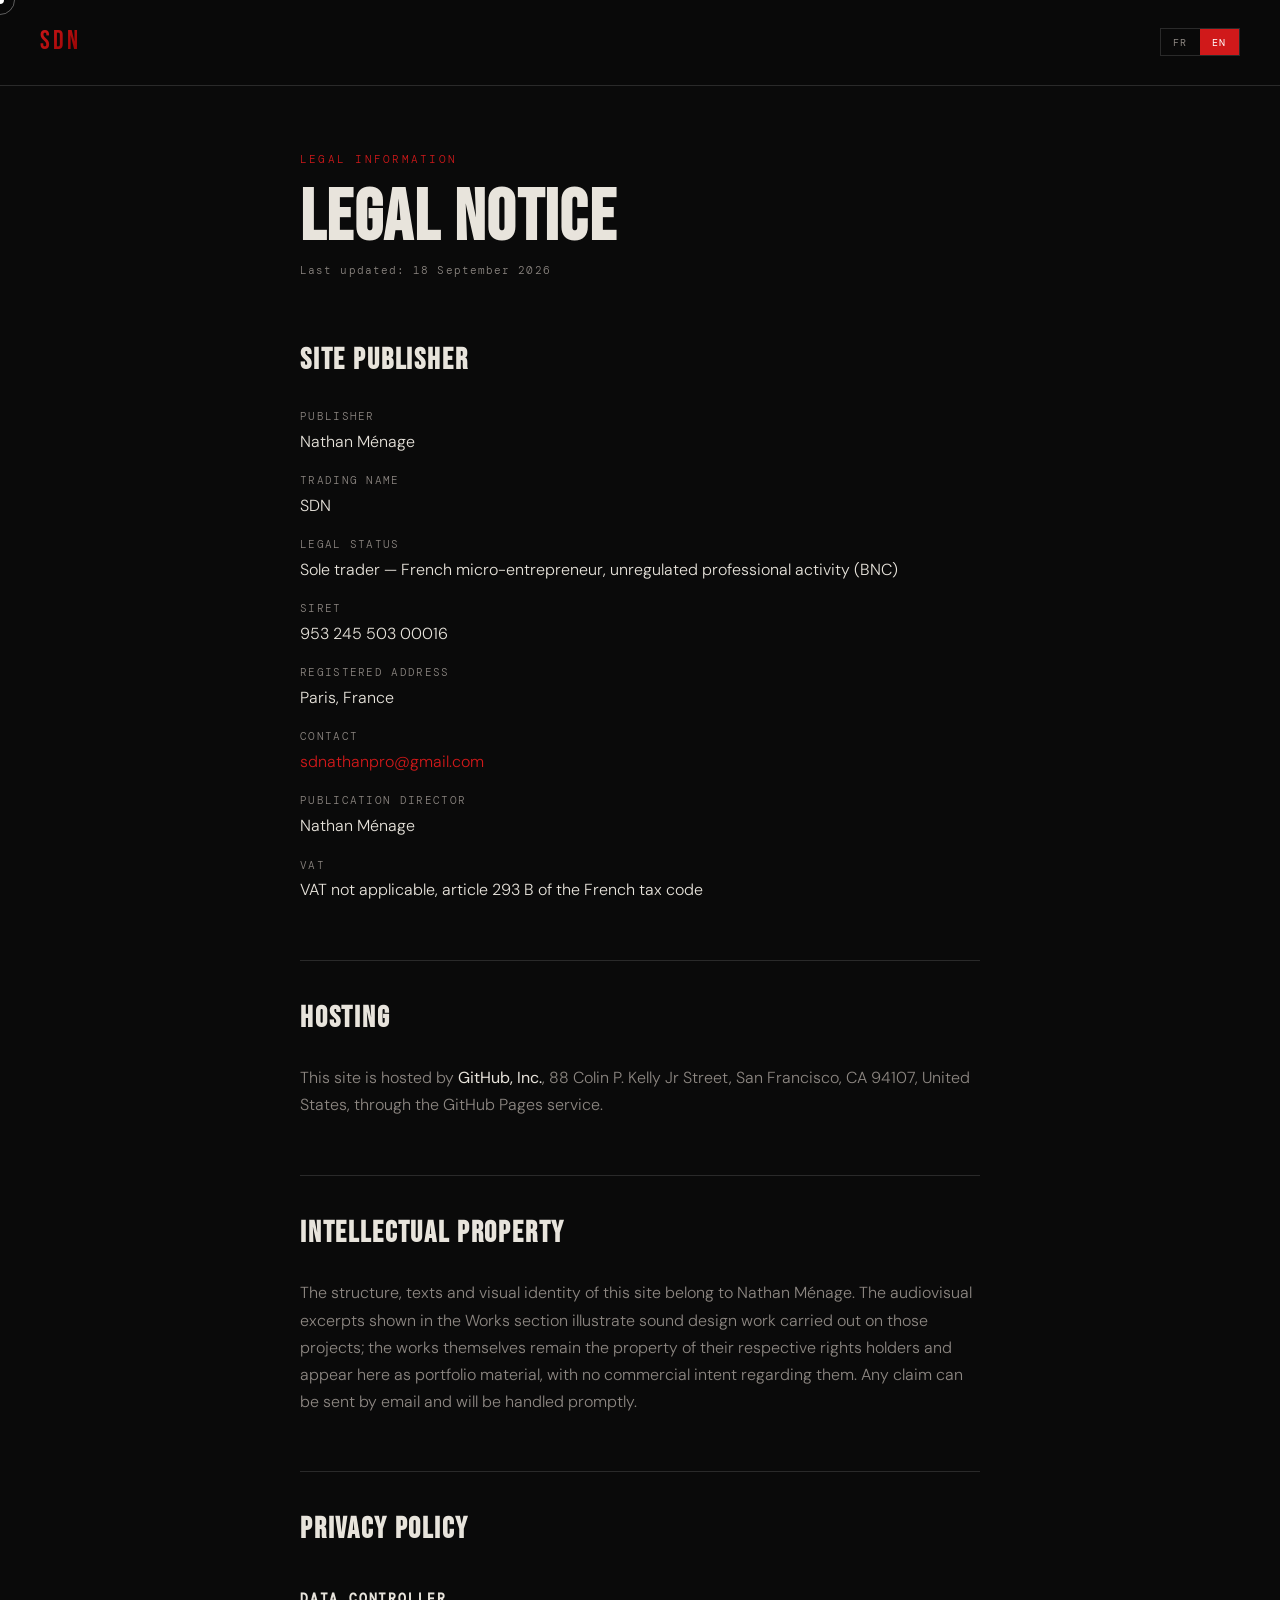
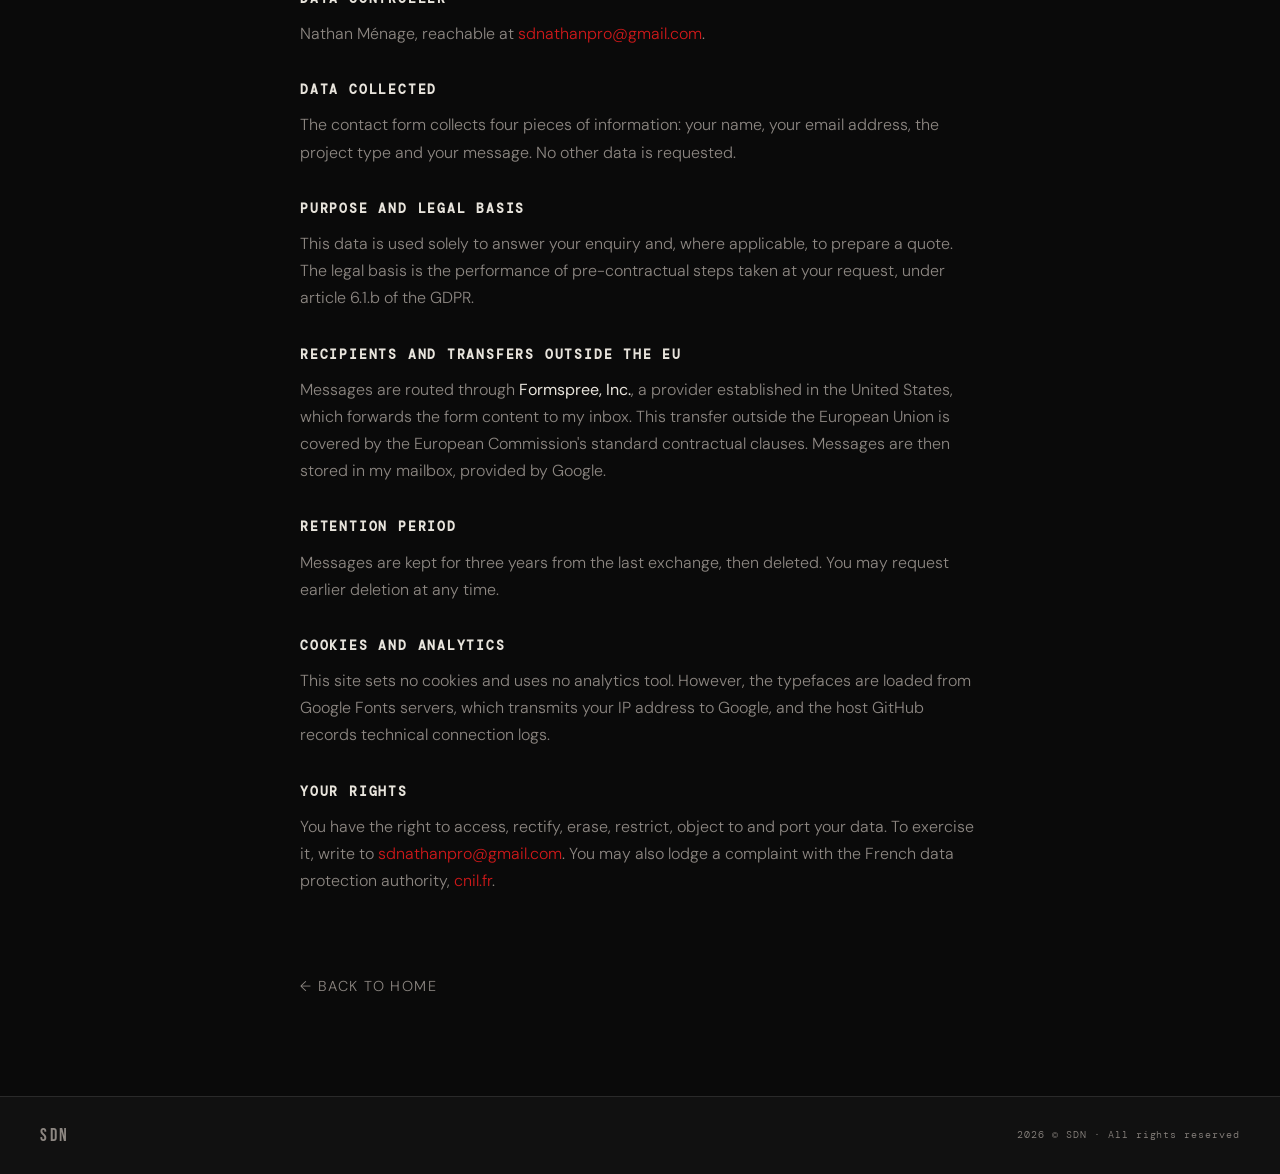
<file: mentions-legales.html>
<!DOCTYPE html>
<html lang="en">
<head>
<meta charset="UTF-8">
<meta name="viewport" content="width=device-width, initial-scale=1.0">
<meta name="robots" content="noindex, follow">
<title>Mentions légales — SDN Sound Designer</title>
<link rel="icon" type="image/png" href="/img/favicon.png">
<link rel="preconnect" href="https://fonts.googleapis.com">
<link rel="preconnect" href="https://fonts.gstatic.com" crossorigin>
<link href="https://fonts.googleapis.com/css2?family=Bebas+Neue&family=DM+Sans:ital,wght@0,300;0,400;0,500;1,300&family=DM+Mono:wght@300&display=swap" rel="stylesheet">
<style>
*{margin:0;padding:0;box-sizing:border-box}
:root{--red:#D0191A;--red-hover:#a81315;--black:#0A0A0A;--off-black:#111111;--card:#161616;--border:#2a2a2a;--text:#E8E4DC;--muted:#8d8782}
html{font-size:16px}
body{background:var(--black);color:var(--text);font-family:'DM Sans',sans-serif;font-weight:300;line-height:1.7;min-height:100vh;overflow-x:hidden;cursor:none;display:flex;flex-direction:column}
a,button{cursor:none}
#cursor{position:fixed;width:8px;height:8px;background:#fff;border-radius:50%;pointer-events:none;z-index:9999;transform:translate(-50%,-50%);transition:width .2s,height .2s}
#cursor-ring{position:fixed;width:30px;height:30px;border:1px solid rgba(255,255,255,.35);border-radius:50%;pointer-events:none;z-index:9998;transform:translate(-50%,-50%);transition:width .25s,height .25s,border-color .2s}
body.cursor-hover #cursor{width:5px;height:5px}
body.cursor-hover #cursor-ring{width:42px;height:42px;border-color:rgba(255,255,255,.6)}

nav{display:flex;justify-content:space-between;align-items:center;padding:1.25rem 2.5rem;border-bottom:.5px solid var(--border);position:sticky;top:0;background:rgba(10,10,10,.92);backdrop-filter:blur(10px);z-index:3}
.nav-logo{font-family:'Bebas Neue',sans-serif;font-size:1.6rem;letter-spacing:.12em;background:linear-gradient(135deg,#D0191A 0%,#8B0000 100%);-webkit-background-clip:text;-webkit-text-fill-color:transparent;background-clip:text;text-decoration:none}
.lang-switch{display:flex;align-items:center;border:.5px solid var(--border);overflow:hidden}
.lang-btn{background:none;border:none;color:var(--muted);font-family:'DM Mono',monospace;font-size:.65rem;letter-spacing:.15em;padding:.4rem .75rem;transition:all .2s;text-transform:uppercase}
.lang-btn.active{background:var(--red);color:#fff}
.lang-btn:not(.active):hover{color:var(--text)}

main{flex:1;max-width:760px;width:100%;margin:0 auto;padding:4rem 2.5rem 6rem}
.page-label{font-family:'DM Mono',monospace;font-size:.7rem;letter-spacing:.2em;color:var(--red);text-transform:uppercase;margin-bottom:1rem}
h1{font-family:'Bebas Neue',sans-serif;font-size:clamp(3rem,7vw,4.5rem);line-height:.95;letter-spacing:.02em;margin-bottom:.5rem}
.updated{font-family:'DM Mono',monospace;font-size:.68rem;letter-spacing:.1em;color:var(--muted);margin-bottom:3.5rem}
h2{font-family:'Bebas Neue',sans-serif;font-size:1.9rem;letter-spacing:.06em;margin:3.5rem 0 1.25rem;padding-top:2rem;border-top:.5px solid var(--border)}
h2:first-of-type{border-top:none;padding-top:0;margin-top:0}
h3{font-size:.8rem;font-family:'DM Mono',monospace;letter-spacing:.14em;text-transform:uppercase;color:var(--text);margin:2rem 0 .65rem}
p{color:var(--muted);margin-bottom:1rem;font-size:1rem}
strong{color:var(--text);font-weight:400}
a{color:var(--red);text-decoration:none;border-bottom:.5px solid transparent;transition:border-color .2s}
a:hover{border-bottom-color:var(--red)}
a:focus-visible,button:focus-visible{outline:2px solid var(--red);outline-offset:3px}
dl{margin-bottom:1rem}
dt{font-family:'DM Mono',monospace;font-size:.68rem;letter-spacing:.12em;text-transform:uppercase;color:var(--muted);margin-top:1rem}
dd{color:var(--text);font-size:1rem;margin-top:.15rem}
ul{list-style:none;margin-bottom:1rem}
li{color:var(--muted);padding-left:1.1rem;position:relative;margin-bottom:.45rem;font-size:1rem}
li::before{content:'';position:absolute;left:0;top:.72em;width:4px;height:1px;background:var(--red)}
.back{display:inline-flex;align-items:center;gap:.5rem;margin-top:4rem;color:var(--muted);font-size:.9rem;letter-spacing:.1em;text-transform:uppercase;border-bottom:none}
.back:hover{color:var(--text);border-bottom:none}

footer{border-top:.5px solid var(--border);background:var(--off-black);padding:1.5rem 2.5rem;display:flex;justify-content:space-between;align-items:center;gap:1rem;flex-wrap:wrap}
.footer-logo{font-family:'Bebas Neue',sans-serif;font-size:1.1rem;letter-spacing:.15em;color:var(--muted)}
.footer-copy{font-family:'DM Mono',monospace;font-size:.6rem;letter-spacing:.1em;color:var(--muted)}

@media(max-width:768px){nav{padding:1rem 1.5rem}main{padding:3rem 1.5rem 4rem}footer{padding:1.25rem 1.5rem}}
@media(prefers-reduced-motion:reduce){*,*::before,*::after{animation-duration:.001ms!important;transition-duration:.001ms!important}}
@media(hover:none),(pointer:coarse){body,a,button{cursor:auto}#cursor,#cursor-ring{display:none}}
</style>
</head>
<body>

<div id="cursor"></div>
<div id="cursor-ring"></div>

<nav>
  <a href="/" class="nav-logo">SDN</a>
  <div class="lang-switch">
    <button class="lang-btn" id="btn-fr" onclick="setLang('fr')">FR</button>
    <button class="lang-btn active" id="btn-en" onclick="setLang('en')">EN</button>
  </div>
</nav>

<main>
  <div class="page-label" data-fr="Informations légales" data-en="Legal information">Legal information</div>
  <h1 data-fr="Mentions légales" data-en="Legal notice">Legal notice</h1>
  <div class="updated" data-fr="Dernière mise à jour : 18 septembre 2026" data-en="Last updated: 18 September 2026">Last updated: 18 September 2026</div>

  <h2 data-fr="Éditeur du site" data-en="Site publisher">Site publisher</h2>
  <dl>
    <dt data-fr="Éditeur" data-en="Publisher">Publisher</dt>
    <dd>Nathan Ménage</dd>
    <dt data-fr="Nom commercial" data-en="Trading name">Trading name</dt>
    <dd>SDN</dd>
    <dt data-fr="Statut" data-en="Legal status">Legal status</dt>
    <dd data-fr="Entrepreneur individuel — micro-entrepreneur, activité libérale non réglementée (BNC)" data-en="Sole trader — French micro-entrepreneur, unregulated professional activity (BNC)">Sole trader — French micro-entrepreneur, unregulated professional activity (BNC)</dd>
    <dt>SIRET</dt>
    <dd>953 245 503 00016</dd>
    <dt data-fr="Siège" data-en="Registered address">Registered address</dt>
    <dd data-fr="Paris, France" data-en="Paris, France">Paris, France</dd>
    <dt data-fr="Contact" data-en="Contact">Contact</dt>
    <dd><a href="mailto:sdnathanpro@gmail.com">sdnathanpro@gmail.com</a></dd>
    <dt data-fr="Directeur de la publication" data-en="Publication director">Publication director</dt>
    <dd>Nathan Ménage</dd>
    <dt data-fr="TVA" data-en="VAT">VAT</dt>
    <dd data-fr="TVA non applicable, article 293 B du CGI" data-en="VAT not applicable, article 293 B of the French tax code">VAT not applicable, article 293 B of the French tax code</dd>
  </dl>

  <h2 data-fr="Hébergement" data-en="Hosting">Hosting</h2>
  <p data-fr="Le site est hébergé par <strong>GitHub, Inc.</strong>, 88 Colin P. Kelly Jr Street, San Francisco, CA 94107, États-Unis, via le service GitHub Pages." data-en="This site is hosted by <strong>GitHub, Inc.</strong>, 88 Colin P. Kelly Jr Street, San Francisco, CA 94107, United States, through the GitHub Pages service.">This site is hosted by <strong>GitHub, Inc.</strong>, 88 Colin P. Kelly Jr Street, San Francisco, CA 94107, United States, through the GitHub Pages service.</p>

  <h2 data-fr="Propriété intellectuelle" data-en="Intellectual property">Intellectual property</h2>
  <p data-fr="La structure du site, ses textes et son identité visuelle sont la propriété de Nathan Ménage. Les extraits audiovisuels présentés dans la section Works illustrent un travail de conception sonore réalisé sur ces projets ; les œuvres elles-mêmes restent la propriété de leurs ayants droit respectifs et sont montrées à titre de portfolio, sans intention commerciale à leur égard. Toute réclamation peut être adressée par email, elle sera traitée sans délai." data-en="The structure, texts and visual identity of this site belong to Nathan Ménage. The audiovisual excerpts shown in the Works section illustrate sound design work carried out on those projects; the works themselves remain the property of their respective rights holders and appear here as portfolio material, with no commercial intent regarding them. Any claim can be sent by email and will be handled promptly.">The structure, texts and visual identity of this site belong to Nathan Ménage. The audiovisual excerpts shown in the Works section illustrate sound design work carried out on those projects; the works themselves remain the property of their respective rights holders and appear here as portfolio material, with no commercial intent regarding them. Any claim can be sent by email and will be handled promptly.</p>

  <h2 data-fr="Politique de confidentialité" data-en="Privacy policy">Privacy policy</h2>

  <h3 data-fr="Responsable du traitement" data-en="Data controller">Data controller</h3>
  <p data-fr="Nathan Ménage, joignable à <a href='mailto:sdnathanpro@gmail.com'>sdnathanpro@gmail.com</a>." data-en="Nathan Ménage, reachable at <a href='mailto:sdnathanpro@gmail.com'>sdnathanpro@gmail.com</a>.">Nathan Ménage, reachable at <a href="mailto:sdnathanpro@gmail.com">sdnathanpro@gmail.com</a>.</p>

  <h3 data-fr="Données collectées" data-en="Data collected">Data collected</h3>
  <p data-fr="Le formulaire de contact recueille quatre informations : votre nom, votre adresse email, le type de projet et votre message. Aucune autre donnée n'est demandée." data-en="The contact form collects four pieces of information: your name, your email address, the project type and your message. No other data is requested.">The contact form collects four pieces of information: your name, your email address, the project type and your message. No other data is requested.</p>

  <h3 data-fr="Finalité et base légale" data-en="Purpose and legal basis">Purpose and legal basis</h3>
  <p data-fr="Ces données servent uniquement à répondre à votre demande et, le cas échéant, à établir un devis. La base légale est l'exécution de mesures précontractuelles prises à votre demande, au sens de l'article 6.1.b du RGPD." data-en="This data is used solely to answer your enquiry and, where applicable, to prepare a quote. The legal basis is the performance of pre-contractual steps taken at your request, under article 6.1.b of the GDPR.">This data is used solely to answer your enquiry and, where applicable, to prepare a quote. The legal basis is the performance of pre-contractual steps taken at your request, under article 6.1.b of the GDPR.</p>

  <h3 data-fr="Destinataires et transfert hors UE" data-en="Recipients and transfers outside the EU">Recipients and transfers outside the EU</h3>
  <p data-fr="Les messages transitent par <strong>Formspree, Inc.</strong>, prestataire établi aux États-Unis, qui achemine le contenu du formulaire vers ma boîte email. Ce transfert hors Union européenne est encadré par les clauses contractuelles types de la Commission européenne. Les messages sont ensuite conservés dans ma messagerie, fournie par Google." data-en="Messages are routed through <strong>Formspree, Inc.</strong>, a provider established in the United States, which forwards the form content to my inbox. This transfer outside the European Union is covered by the European Commission's standard contractual clauses. Messages are then stored in my mailbox, provided by Google.">Messages are routed through <strong>Formspree, Inc.</strong>, a provider established in the United States, which forwards the form content to my inbox. This transfer outside the European Union is covered by the European Commission's standard contractual clauses. Messages are then stored in my mailbox, provided by Google.</p>

  <h3 data-fr="Durée de conservation" data-en="Retention period">Retention period</h3>
  <p data-fr="Les messages sont conservés trois ans à compter du dernier échange, puis supprimés. Vous pouvez demander leur suppression avant ce terme." data-en="Messages are kept for three years from the last exchange, then deleted. You may request earlier deletion at any time.">Messages are kept for three years from the last exchange, then deleted. You may request earlier deletion at any time.</p>

  <h3 data-fr="Cookies et mesure d'audience" data-en="Cookies and analytics">Cookies and analytics</h3>
  <p data-fr="Ce site ne dépose aucun cookie et n'utilise aucun outil de mesure d'audience. En revanche, les polices de caractères sont chargées depuis les serveurs de Google Fonts, ce qui transmet votre adresse IP à Google, et l'hébergeur GitHub enregistre des journaux de connexion techniques." data-en="This site sets no cookies and uses no analytics tool. However, the typefaces are loaded from Google Fonts servers, which transmits your IP address to Google, and the host GitHub records technical connection logs.">This site sets no cookies and uses no analytics tool. However, the typefaces are loaded from Google Fonts servers, which transmits your IP address to Google, and the host GitHub records technical connection logs.</p>

  <h3 data-fr="Vos droits" data-en="Your rights">Your rights</h3>
  <p data-fr="Vous disposez d'un droit d'accès, de rectification, d'effacement, de limitation, d'opposition et de portabilité sur vos données. Pour l'exercer, écrivez à <a href='mailto:sdnathanpro@gmail.com'>sdnathanpro@gmail.com</a>. Vous pouvez également introduire une réclamation auprès de la CNIL, <a href='https://www.cnil.fr'>cnil.fr</a>." data-en="You have the right to access, rectify, erase, restrict, object to and port your data. To exercise it, write to <a href='mailto:sdnathanpro@gmail.com'>sdnathanpro@gmail.com</a>. You may also lodge a complaint with the French data protection authority, <a href='https://www.cnil.fr'>cnil.fr</a>.">You have the right to access, rectify, erase, restrict, object to and port your data. To exercise it, write to <a href="mailto:sdnathanpro@gmail.com">sdnathanpro@gmail.com</a>. You may also lodge a complaint with the French data protection authority, <a href="https://www.cnil.fr">cnil.fr</a>.</p>

  <a href="/" class="back" data-fr="← Retour à l'accueil" data-en="← Back to home">← Back to home</a>
</main>

<footer>
  <div class="footer-logo">SDN</div>
  <div class="footer-copy">2026 © SDN · <span data-fr="Tous droits réservés" data-en="All rights reserved">All rights reserved</span></div>
</footer>

<script>
function setLang(lang){
  document.documentElement.lang = lang;
  ['fr','en'].forEach(l => document.getElementById('btn-'+l).classList.toggle('active', l===lang));
  document.querySelectorAll('[data-fr]').forEach(el => {
    const v = el.getAttribute('data-'+lang) || el.getAttribute('data-en');
    if(v) el.innerHTML = v;
  });
}
setLang('en');
const cur = document.getElementById('cursor'), ring = document.getElementById('cursor-ring');
document.addEventListener('mousemove', e => {
  cur.style.left = ring.style.left = e.clientX + 'px';
  cur.style.top  = ring.style.top  = e.clientY + 'px';
});
document.querySelectorAll('a,button').forEach(el => {
  el.addEventListener('mouseenter', () => document.body.classList.add('cursor-hover'));
  el.addEventListener('mouseleave', () => document.body.classList.remove('cursor-hover'));
});
</script>

</body>
</html>
</file>
